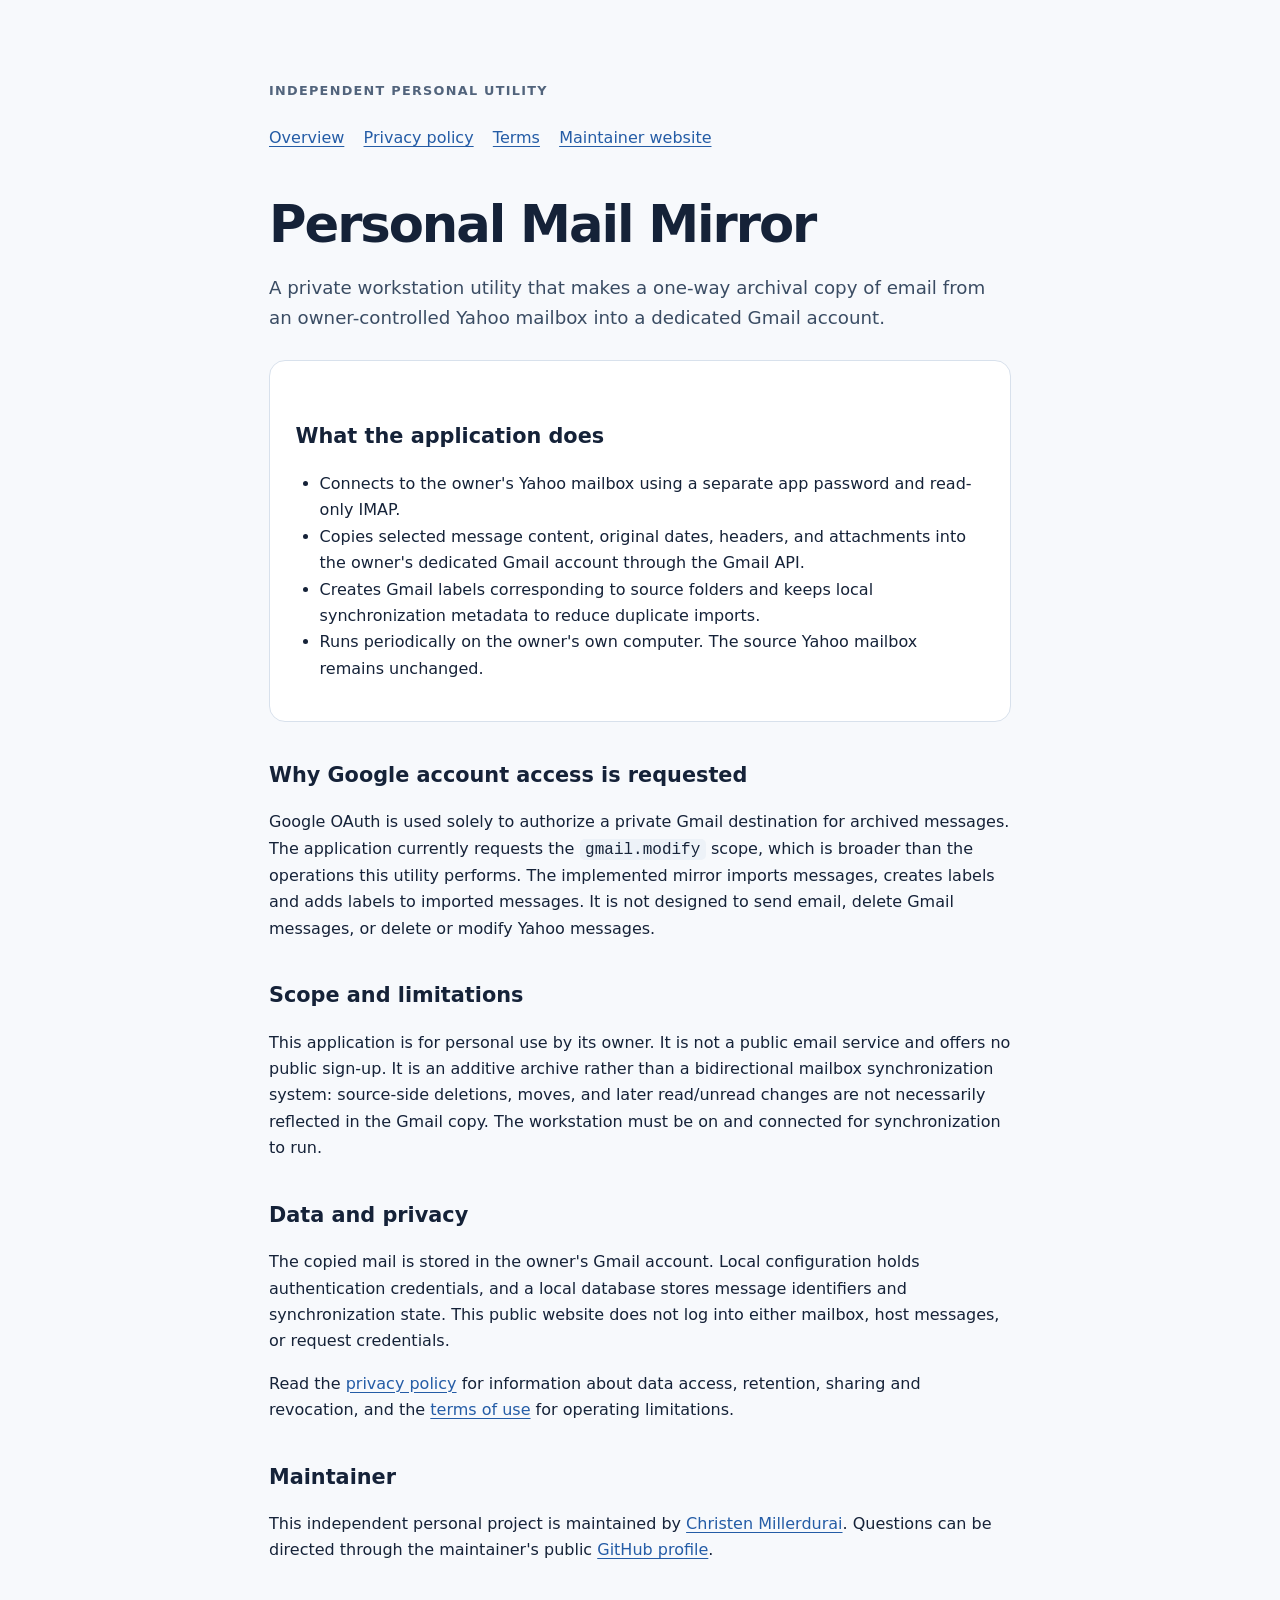
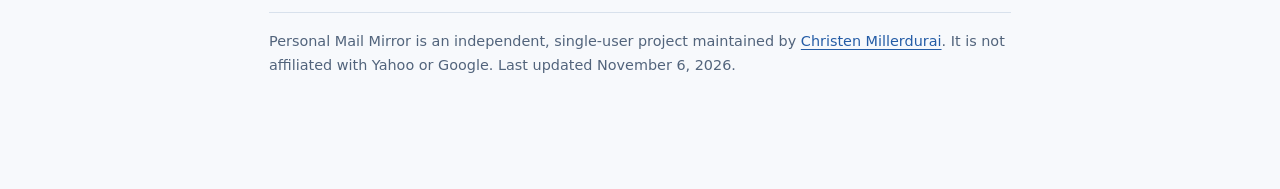
<file: mail-mirror/index.html>
<!doctype html>
<html lang="en"><head><meta charset="utf-8"><meta name="viewport" content="width=device-width, initial-scale=1">
<title>Overview | Personal Mail Mirror</title>
<meta name="description" content="Information about a personal one-way mailbox archive utility and its handling of Google account data.">
<style>
:root{color-scheme:light;font-family:system-ui,-apple-system,BlinkMacSystemFont,"Segoe UI",sans-serif;color:#152238;background:#f7f9fc}
*{box-sizing:border-box}body{margin:0;line-height:1.65}main{max-width:790px;margin:5rem auto 7rem;padding:0 1.5rem}h1{font-size:clamp(2rem,5vw,3.2rem);line-height:1.15;letter-spacing:-.04em;margin:.5rem 0 1.2rem}h2{font-size:1.3rem;margin-top:2.25rem}p,li{font-size:1rem}small,.eyebrow{color:#52647c}.eyebrow{font-weight:650;letter-spacing:.1em;text-transform:uppercase;font-size:.8rem}a{color:#245ca6;text-underline-offset:.18em}a:hover{color:#163e79}.lead{font-size:1.14rem;color:#3a4c63}.panel{border:1px solid #d8e1ec;background:#fff;border-radius:16px;padding:1.4rem 1.6rem;margin:1.7rem 0}nav{display:flex;gap:1.2rem;flex-wrap:wrap;margin:1.5rem 0 2.7rem}footer{margin-top:3rem;border-top:1px solid #d8e1ec;padding-top:1.1rem;color:#52647c;font-size:.9rem}ul{padding-left:1.5rem}code{background:#edf2f8;padding:.1rem .35rem;border-radius:5px}@media(max-width:600px){main{margin:2.5rem auto 4rem}.panel{padding:1rem}}
</style></head><body><main>
<div class="eyebrow">Independent personal utility</div>
<nav aria-label="Project navigation"><a href="./">Overview</a><a href="./privacy.html">Privacy policy</a><a href="./terms.html">Terms</a><a href="https://chris10m.github.io/">Maintainer website</a></nav>

<h1>Personal Mail Mirror</h1>
<p class="lead">A private workstation utility that makes a one-way archival copy of email from an owner-controlled Yahoo mailbox into a dedicated Gmail account.</p>
<section class="panel"><h2>What the application does</h2>
<ul>
<li>Connects to the owner's Yahoo mailbox using a separate app password and read-only IMAP.</li>
<li>Copies selected message content, original dates, headers, and attachments into the owner's dedicated Gmail account through the Gmail API.</li>
<li>Creates Gmail labels corresponding to source folders and keeps local synchronization metadata to reduce duplicate imports.</li>
<li>Runs periodically on the owner's own computer. The source Yahoo mailbox remains unchanged.</li>
</ul></section>
<h2>Why Google account access is requested</h2>
<p>Google OAuth is used solely to authorize a private Gmail destination for archived messages. The application currently requests the <code>gmail.modify</code> scope, which is broader than the operations this utility performs. The implemented mirror imports messages, creates labels and adds labels to imported messages. It is not designed to send email, delete Gmail messages, or delete or modify Yahoo messages.</p>
<h2>Scope and limitations</h2>
<p>This application is for personal use by its owner. It is not a public email service and offers no public sign-up. It is an additive archive rather than a bidirectional mailbox synchronization system: source-side deletions, moves, and later read/unread changes are not necessarily reflected in the Gmail copy. The workstation must be on and connected for synchronization to run.</p>
<h2>Data and privacy</h2>
<p>The copied mail is stored in the owner's Gmail account. Local configuration holds authentication credentials, and a local database stores message identifiers and synchronization state. This public website does not log into either mailbox, host messages, or request credentials.</p>
<p>Read the <a href="./privacy.html">privacy policy</a> for information about data access, retention, sharing and revocation, and the <a href="./terms.html">terms of use</a> for operating limitations.</p>
<h2>Maintainer</h2><p>This independent personal project is maintained by <a href="https://chris10m.github.io/">Christen Millerdurai</a>. Questions can be directed through the maintainer's public <a href="https://github.com/Chris10M">GitHub profile</a>.</p>
<footer>Personal Mail Mirror is an independent, single-user project maintained by <a href="https://chris10m.github.io/">Christen Millerdurai</a>. It is not affiliated with Yahoo or Google. Last updated November 6, 2026.</footer></main></body></html>
</file>
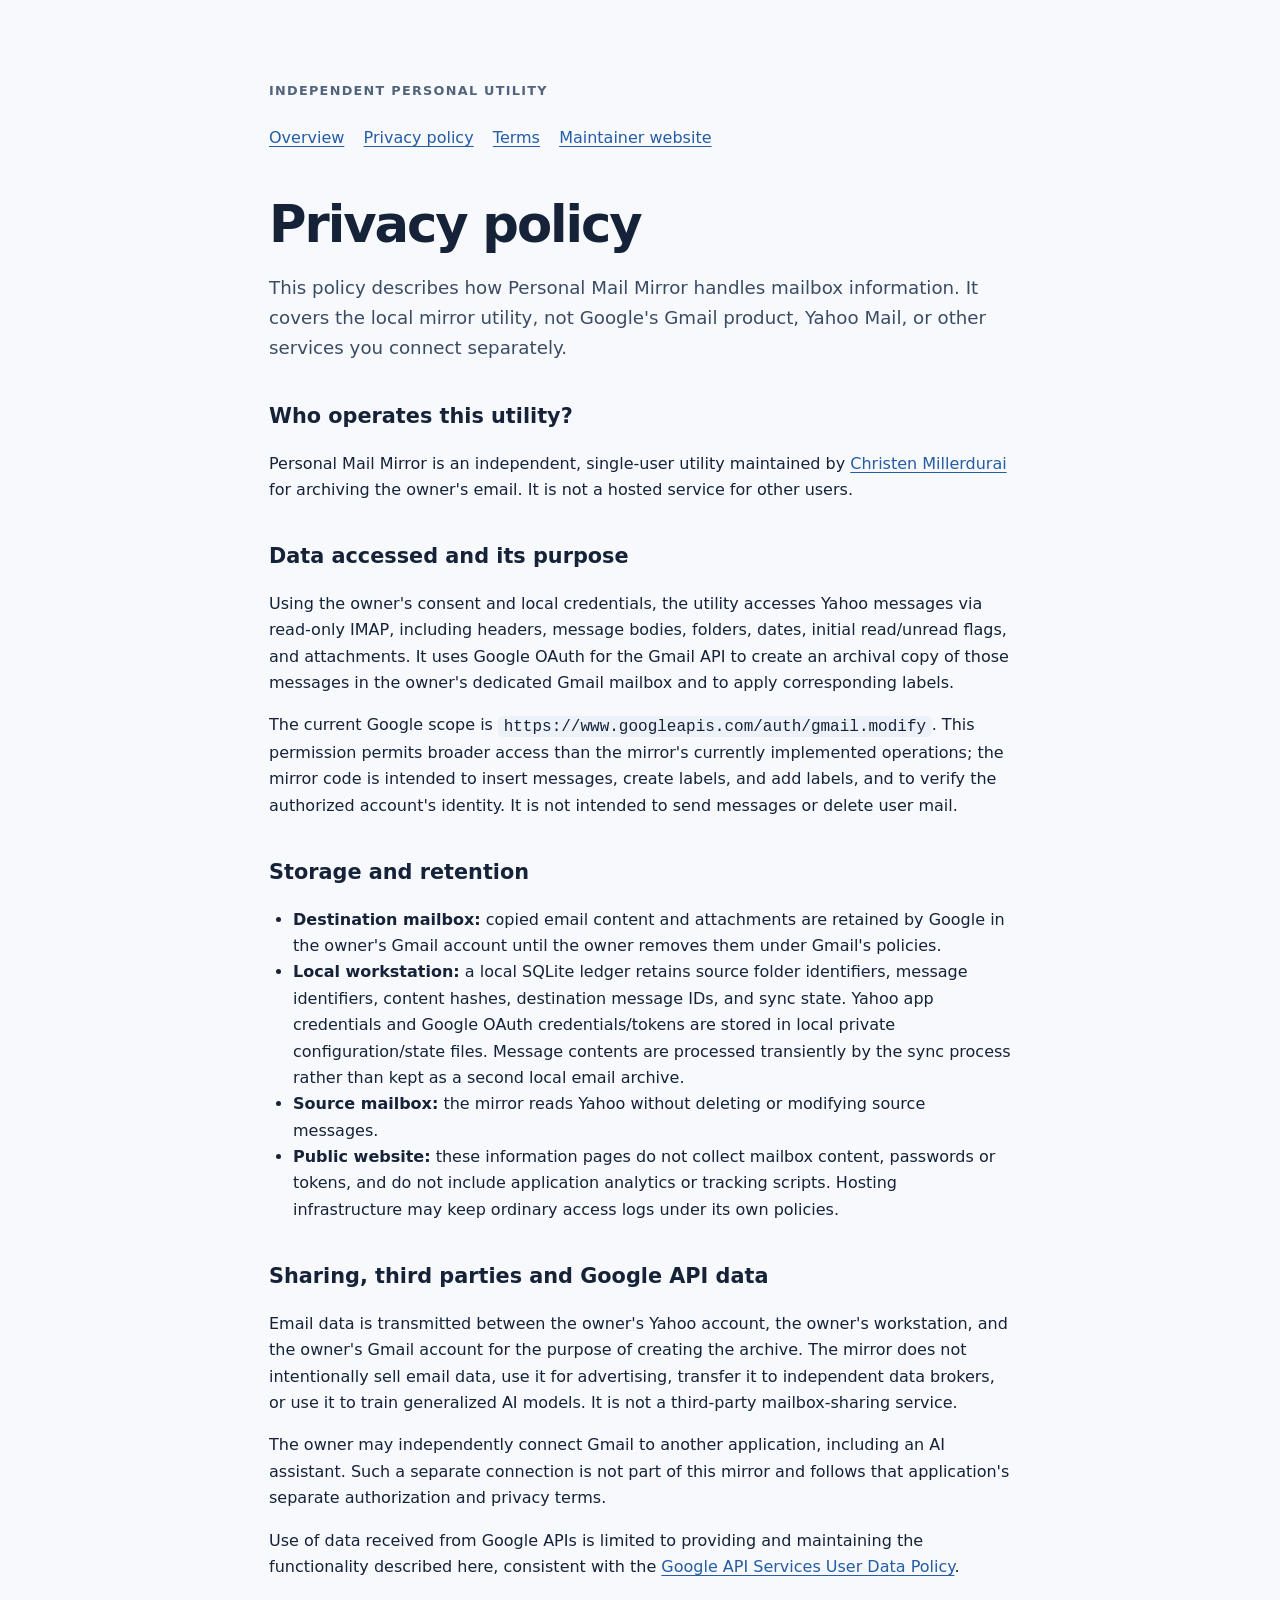
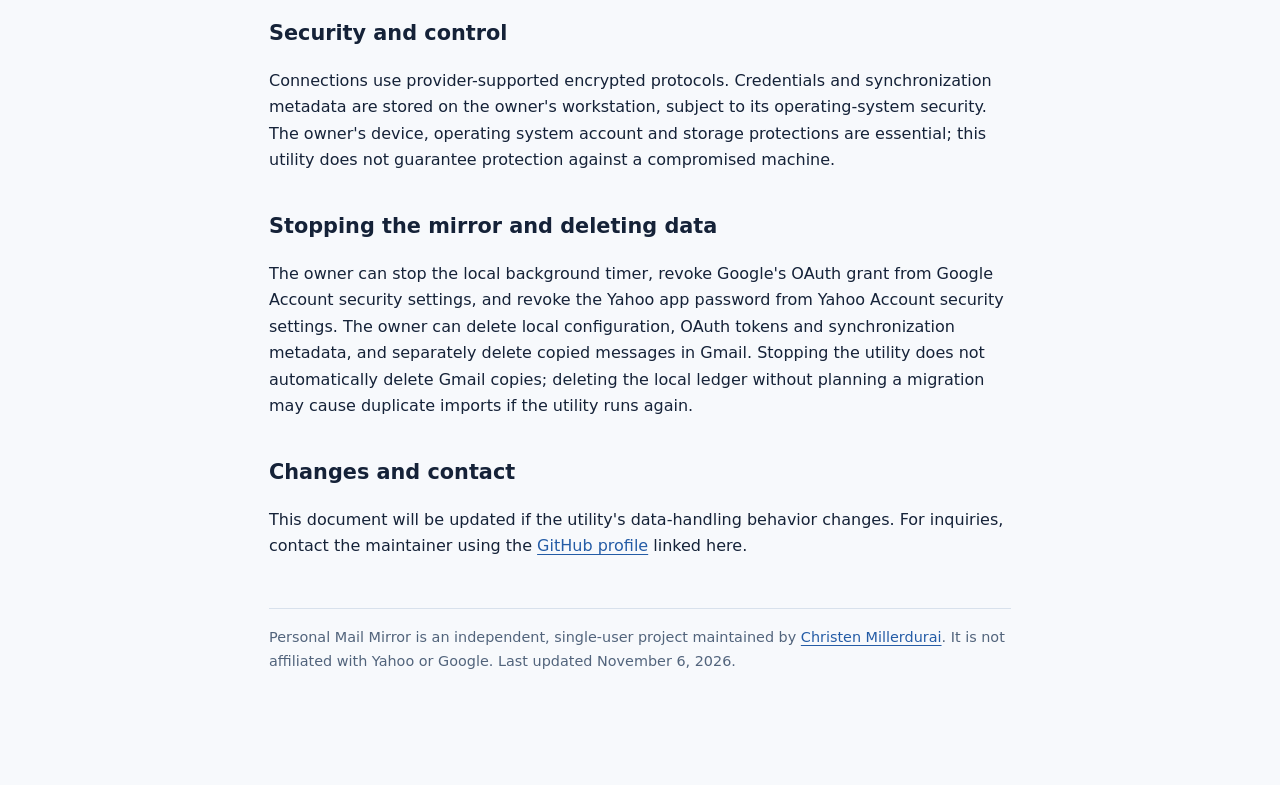
<file: mail-mirror/privacy.html>
<!doctype html>
<html lang="en"><head><meta charset="utf-8"><meta name="viewport" content="width=device-width, initial-scale=1">
<title>Privacy policy | Personal Mail Mirror</title>
<meta name="description" content="Information about a personal one-way mailbox archive utility and its handling of Google account data.">
<style>
:root{color-scheme:light;font-family:system-ui,-apple-system,BlinkMacSystemFont,"Segoe UI",sans-serif;color:#152238;background:#f7f9fc}
*{box-sizing:border-box}body{margin:0;line-height:1.65}main{max-width:790px;margin:5rem auto 7rem;padding:0 1.5rem}h1{font-size:clamp(2rem,5vw,3.2rem);line-height:1.15;letter-spacing:-.04em;margin:.5rem 0 1.2rem}h2{font-size:1.3rem;margin-top:2.25rem}p,li{font-size:1rem}small,.eyebrow{color:#52647c}.eyebrow{font-weight:650;letter-spacing:.1em;text-transform:uppercase;font-size:.8rem}a{color:#245ca6;text-underline-offset:.18em}a:hover{color:#163e79}.lead{font-size:1.14rem;color:#3a4c63}.panel{border:1px solid #d8e1ec;background:#fff;border-radius:16px;padding:1.4rem 1.6rem;margin:1.7rem 0}nav{display:flex;gap:1.2rem;flex-wrap:wrap;margin:1.5rem 0 2.7rem}footer{margin-top:3rem;border-top:1px solid #d8e1ec;padding-top:1.1rem;color:#52647c;font-size:.9rem}ul{padding-left:1.5rem}code{background:#edf2f8;padding:.1rem .35rem;border-radius:5px}@media(max-width:600px){main{margin:2.5rem auto 4rem}.panel{padding:1rem}}
</style></head><body><main>
<div class="eyebrow">Independent personal utility</div>
<nav aria-label="Project navigation"><a href="./">Overview</a><a href="./privacy.html">Privacy policy</a><a href="./terms.html">Terms</a><a href="https://chris10m.github.io/">Maintainer website</a></nav>

<h1>Privacy policy</h1>
<p class="lead">This policy describes how Personal Mail Mirror handles mailbox information. It covers the local mirror utility, not Google's Gmail product, Yahoo Mail, or other services you connect separately.</p>
<h2>Who operates this utility?</h2>
<p>Personal Mail Mirror is an independent, single-user utility maintained by <a href="https://chris10m.github.io/">Christen Millerdurai</a> for archiving the owner's email. It is not a hosted service for other users.</p>
<h2>Data accessed and its purpose</h2>
<p>Using the owner's consent and local credentials, the utility accesses Yahoo messages via read-only IMAP, including headers, message bodies, folders, dates, initial read/unread flags, and attachments. It uses Google OAuth for the Gmail API to create an archival copy of those messages in the owner's dedicated Gmail mailbox and to apply corresponding labels.</p>
<p>The current Google scope is <code>https://www.googleapis.com/auth/gmail.modify</code>. This permission permits broader access than the mirror's currently implemented operations; the mirror code is intended to insert messages, create labels, and add labels, and to verify the authorized account's identity. It is not intended to send messages or delete user mail.</p>
<h2>Storage and retention</h2>
<ul>
<li><strong>Destination mailbox:</strong> copied email content and attachments are retained by Google in the owner's Gmail account until the owner removes them under Gmail's policies.</li>
<li><strong>Local workstation:</strong> a local SQLite ledger retains source folder identifiers, message identifiers, content hashes, destination message IDs, and sync state. Yahoo app credentials and Google OAuth credentials/tokens are stored in local private configuration/state files. Message contents are processed transiently by the sync process rather than kept as a second local email archive.</li>
<li><strong>Source mailbox:</strong> the mirror reads Yahoo without deleting or modifying source messages.</li>
<li><strong>Public website:</strong> these information pages do not collect mailbox content, passwords or tokens, and do not include application analytics or tracking scripts. Hosting infrastructure may keep ordinary access logs under its own policies.</li>
</ul>
<h2>Sharing, third parties and Google API data</h2>
<p>Email data is transmitted between the owner's Yahoo account, the owner's workstation, and the owner's Gmail account for the purpose of creating the archive. The mirror does not intentionally sell email data, use it for advertising, transfer it to independent data brokers, or use it to train generalized AI models. It is not a third-party mailbox-sharing service.</p>
<p>The owner may independently connect Gmail to another application, including an AI assistant. Such a separate connection is not part of this mirror and follows that application's separate authorization and privacy terms.</p>
<p>Use of data received from Google APIs is limited to providing and maintaining the functionality described here, consistent with the <a href="https://developers.google.com/terms/api-services-user-data-policy">Google API Services User Data Policy</a>.</p>
<h2>Security and control</h2>
<p>Connections use provider-supported encrypted protocols. Credentials and synchronization metadata are stored on the owner's workstation, subject to its operating-system security. The owner's device, operating system account and storage protections are essential; this utility does not guarantee protection against a compromised machine.</p>
<h2>Stopping the mirror and deleting data</h2>
<p>The owner can stop the local background timer, revoke Google's OAuth grant from Google Account security settings, and revoke the Yahoo app password from Yahoo Account security settings. The owner can delete local configuration, OAuth tokens and synchronization metadata, and separately delete copied messages in Gmail. Stopping the utility does not automatically delete Gmail copies; deleting the local ledger without planning a migration may cause duplicate imports if the utility runs again.</p>
<h2>Changes and contact</h2>
<p>This document will be updated if the utility's data-handling behavior changes. For inquiries, contact the maintainer using the <a href="https://github.com/Chris10M">GitHub profile</a> linked here.</p>
<footer>Personal Mail Mirror is an independent, single-user project maintained by <a href="https://chris10m.github.io/">Christen Millerdurai</a>. It is not affiliated with Yahoo or Google. Last updated November 6, 2026.</footer></main></body></html>
</file>
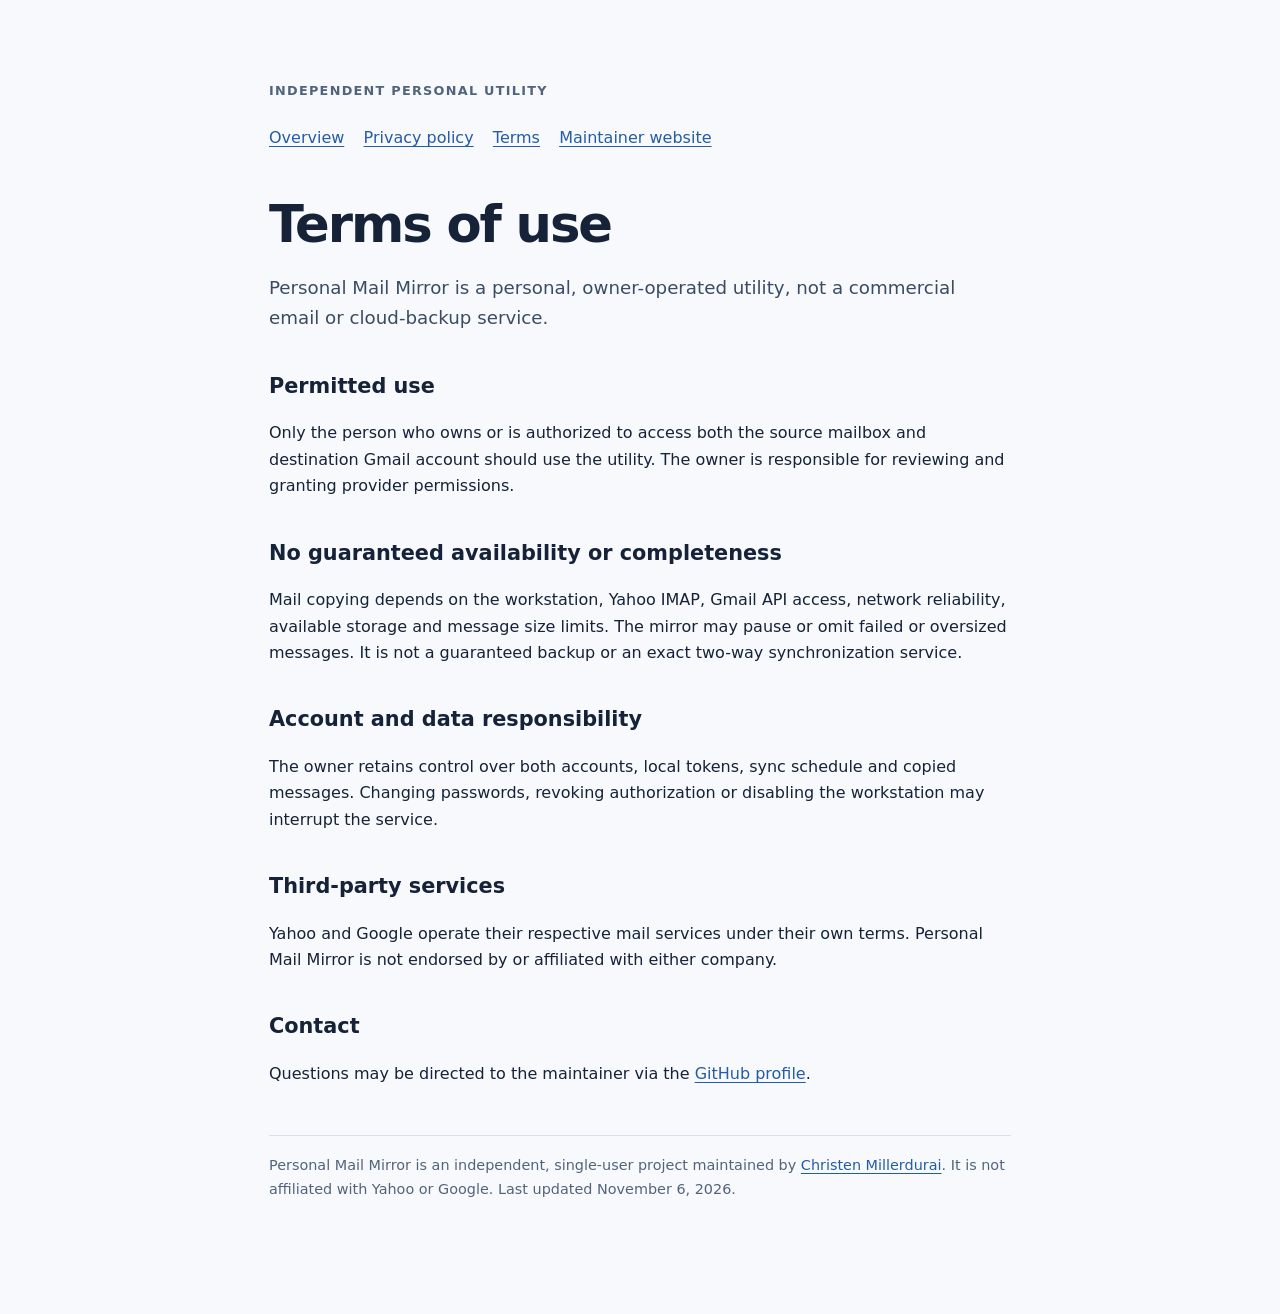
<file: mail-mirror/terms.html>
<!doctype html>
<html lang="en"><head><meta charset="utf-8"><meta name="viewport" content="width=device-width, initial-scale=1">
<title>Terms of use | Personal Mail Mirror</title>
<meta name="description" content="Information about a personal one-way mailbox archive utility and its handling of Google account data.">
<style>
:root{color-scheme:light;font-family:system-ui,-apple-system,BlinkMacSystemFont,"Segoe UI",sans-serif;color:#152238;background:#f7f9fc}
*{box-sizing:border-box}body{margin:0;line-height:1.65}main{max-width:790px;margin:5rem auto 7rem;padding:0 1.5rem}h1{font-size:clamp(2rem,5vw,3.2rem);line-height:1.15;letter-spacing:-.04em;margin:.5rem 0 1.2rem}h2{font-size:1.3rem;margin-top:2.25rem}p,li{font-size:1rem}small,.eyebrow{color:#52647c}.eyebrow{font-weight:650;letter-spacing:.1em;text-transform:uppercase;font-size:.8rem}a{color:#245ca6;text-underline-offset:.18em}a:hover{color:#163e79}.lead{font-size:1.14rem;color:#3a4c63}.panel{border:1px solid #d8e1ec;background:#fff;border-radius:16px;padding:1.4rem 1.6rem;margin:1.7rem 0}nav{display:flex;gap:1.2rem;flex-wrap:wrap;margin:1.5rem 0 2.7rem}footer{margin-top:3rem;border-top:1px solid #d8e1ec;padding-top:1.1rem;color:#52647c;font-size:.9rem}ul{padding-left:1.5rem}code{background:#edf2f8;padding:.1rem .35rem;border-radius:5px}@media(max-width:600px){main{margin:2.5rem auto 4rem}.panel{padding:1rem}}
</style></head><body><main>
<div class="eyebrow">Independent personal utility</div>
<nav aria-label="Project navigation"><a href="./">Overview</a><a href="./privacy.html">Privacy policy</a><a href="./terms.html">Terms</a><a href="https://chris10m.github.io/">Maintainer website</a></nav>

<h1>Terms of use</h1>
<p class="lead">Personal Mail Mirror is a personal, owner-operated utility, not a commercial email or cloud-backup service.</p>
<h2>Permitted use</h2><p>Only the person who owns or is authorized to access both the source mailbox and destination Gmail account should use the utility. The owner is responsible for reviewing and granting provider permissions.</p>
<h2>No guaranteed availability or completeness</h2><p>Mail copying depends on the workstation, Yahoo IMAP, Gmail API access, network reliability, available storage and message size limits. The mirror may pause or omit failed or oversized messages. It is not a guaranteed backup or an exact two-way synchronization service.</p>
<h2>Account and data responsibility</h2><p>The owner retains control over both accounts, local tokens, sync schedule and copied messages. Changing passwords, revoking authorization or disabling the workstation may interrupt the service.</p>
<h2>Third-party services</h2><p>Yahoo and Google operate their respective mail services under their own terms. Personal Mail Mirror is not endorsed by or affiliated with either company.</p>
<h2>Contact</h2><p>Questions may be directed to the maintainer via the <a href="https://github.com/Chris10M">GitHub profile</a>.</p>
<footer>Personal Mail Mirror is an independent, single-user project maintained by <a href="https://chris10m.github.io/">Christen Millerdurai</a>. It is not affiliated with Yahoo or Google. Last updated November 6, 2026.</footer></main></body></html>
</file>
